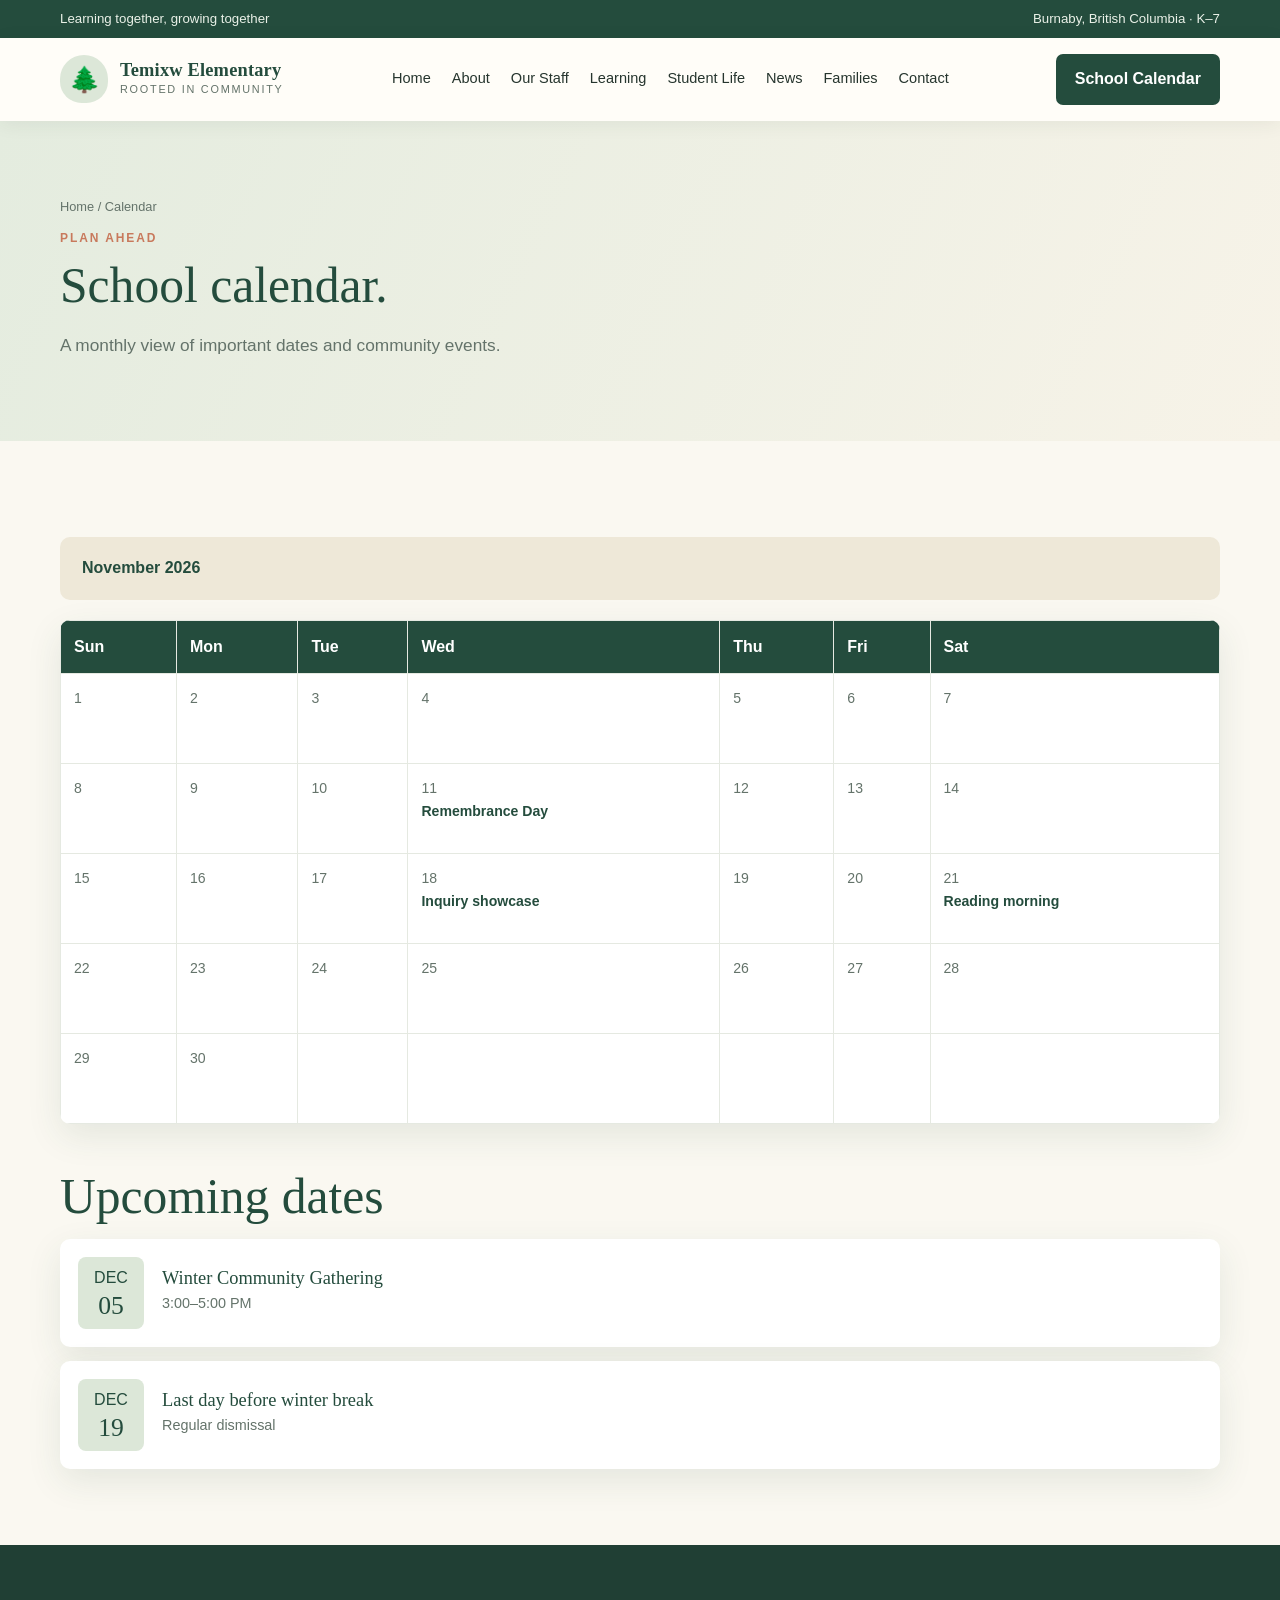
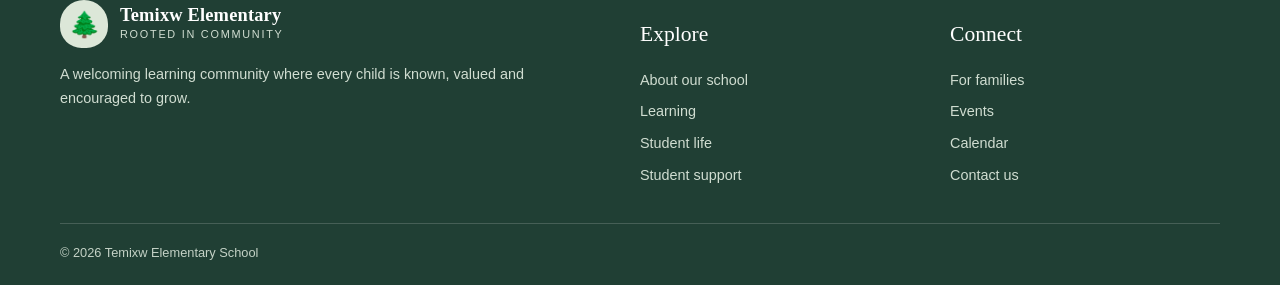
<file: calendar.html>
<!doctype html>
<html lang="en"><head><meta charset="utf-8"><meta name="viewport" content="width=device-width, initial-scale=1"><meta name="description" content="Temixw Elementary School — a welcoming, inclusive learning community."><title>Calendar | Temixw Elementary School</title><link rel="stylesheet" href="styles.css"></head><body>
<div class="topbar"><div class="wrap"><span>Learning together, growing together</span><span>Burnaby, British Columbia · K–7</span></div></div>
<header class="site-header"><div class="wrap nav-wrap"><a class="brand" href="index.html"><span class="brand-mark" aria-hidden="true">🌲</span><span><strong>Temixw Elementary</strong><small>ROOTED IN COMMUNITY</small></span></a><button class="menu-toggle" aria-label="Open navigation" aria-expanded="false">☰</button><nav class="nav-links" aria-label="Main navigation">
<a href="index.html">Home</a><a href="about.html">About</a><a href="staff.html">Our Staff</a><a href="learning.html">Learning</a><a href="student-life.html">Student Life</a><a href="news.html">News</a><a href="families.html">Families</a><a href="contact.html">Contact</a></nav><a class="nav-cta" href="calendar.html">School Calendar</a></div></header><main>
<header class="page-hero"><div class="wrap"><div class="breadcrumbs">Home / Calendar</div><div class="section-kicker">Plan ahead</div><h1>School calendar.</h1><p>A monthly view of important dates and community events.</p></div></header>
<section class="section"><div class="wrap"><div class="banner"><strong>November 2026</strong></div><table class="calendar"><thead><tr><th>Sun</th><th>Mon</th><th>Tue</th><th>Wed</th><th>Thu</th><th>Fri</th><th>Sat</th></tr></thead><tbody>
<tr><td>1</td><td>2</td><td>3</td><td>4</td><td>5</td><td>6</td><td>7</td></tr>
<tr><td>8</td><td>9</td><td>10</td><td>11<br><b>Remembrance Day</b></td><td>12</td><td>13</td><td>14</td></tr>
<tr><td>15</td><td>16</td><td>17</td><td>18<br><b>Inquiry showcase</b></td><td>19</td><td>20</td><td>21<br><b>Reading morning</b></td></tr>
<tr><td>22</td><td>23</td><td>24</td><td>25</td><td>26</td><td>27</td><td>28</td></tr>
<tr><td>29</td><td>30</td><td></td><td></td><td></td><td></td><td></td></tr></tbody></table>
<h2 style="margin-top:45px">Upcoming dates</h2><div class="event-list"><article class="event"><div class="date-box"><span>DEC</span><strong>05</strong></div><div><h3>Winter Community Gathering</h3><p>3:00–5:00 PM</p></div></article><article class="event"><div class="date-box"><span>DEC</span><strong>19</strong></div><div><h3>Last day before winter break</h3><p>Regular dismissal</p></div></article></div></div></section>
</main><footer class="footer"><div class="wrap"><div class="footer-grid"><div><div class="brand"><span class="brand-mark" aria-hidden="true">🌲</span><span><strong style="color:white">Temixw Elementary</strong><small style="color:#d0ddd1">ROOTED IN COMMUNITY</small></span></div><p>A welcoming learning community where every child is known, valued and encouraged to grow.</p></div><div><h3>Explore</h3><div class="footer-links"><a href="about.html">About our school</a><a href="learning.html">Learning</a><a href="student-life.html">Student life</a><a href="support.html">Student support</a></div></div><div><h3>Connect</h3><div class="footer-links"><a href="families.html">For families</a><a href="events.html">Events</a><a href="calendar.html">Calendar</a><a href="contact.html">Contact us</a></div></div></div><div class="copyright">© 2026 Temixw Elementary School</div></div></footer><script src="script.js"></script></body></html>
</file>
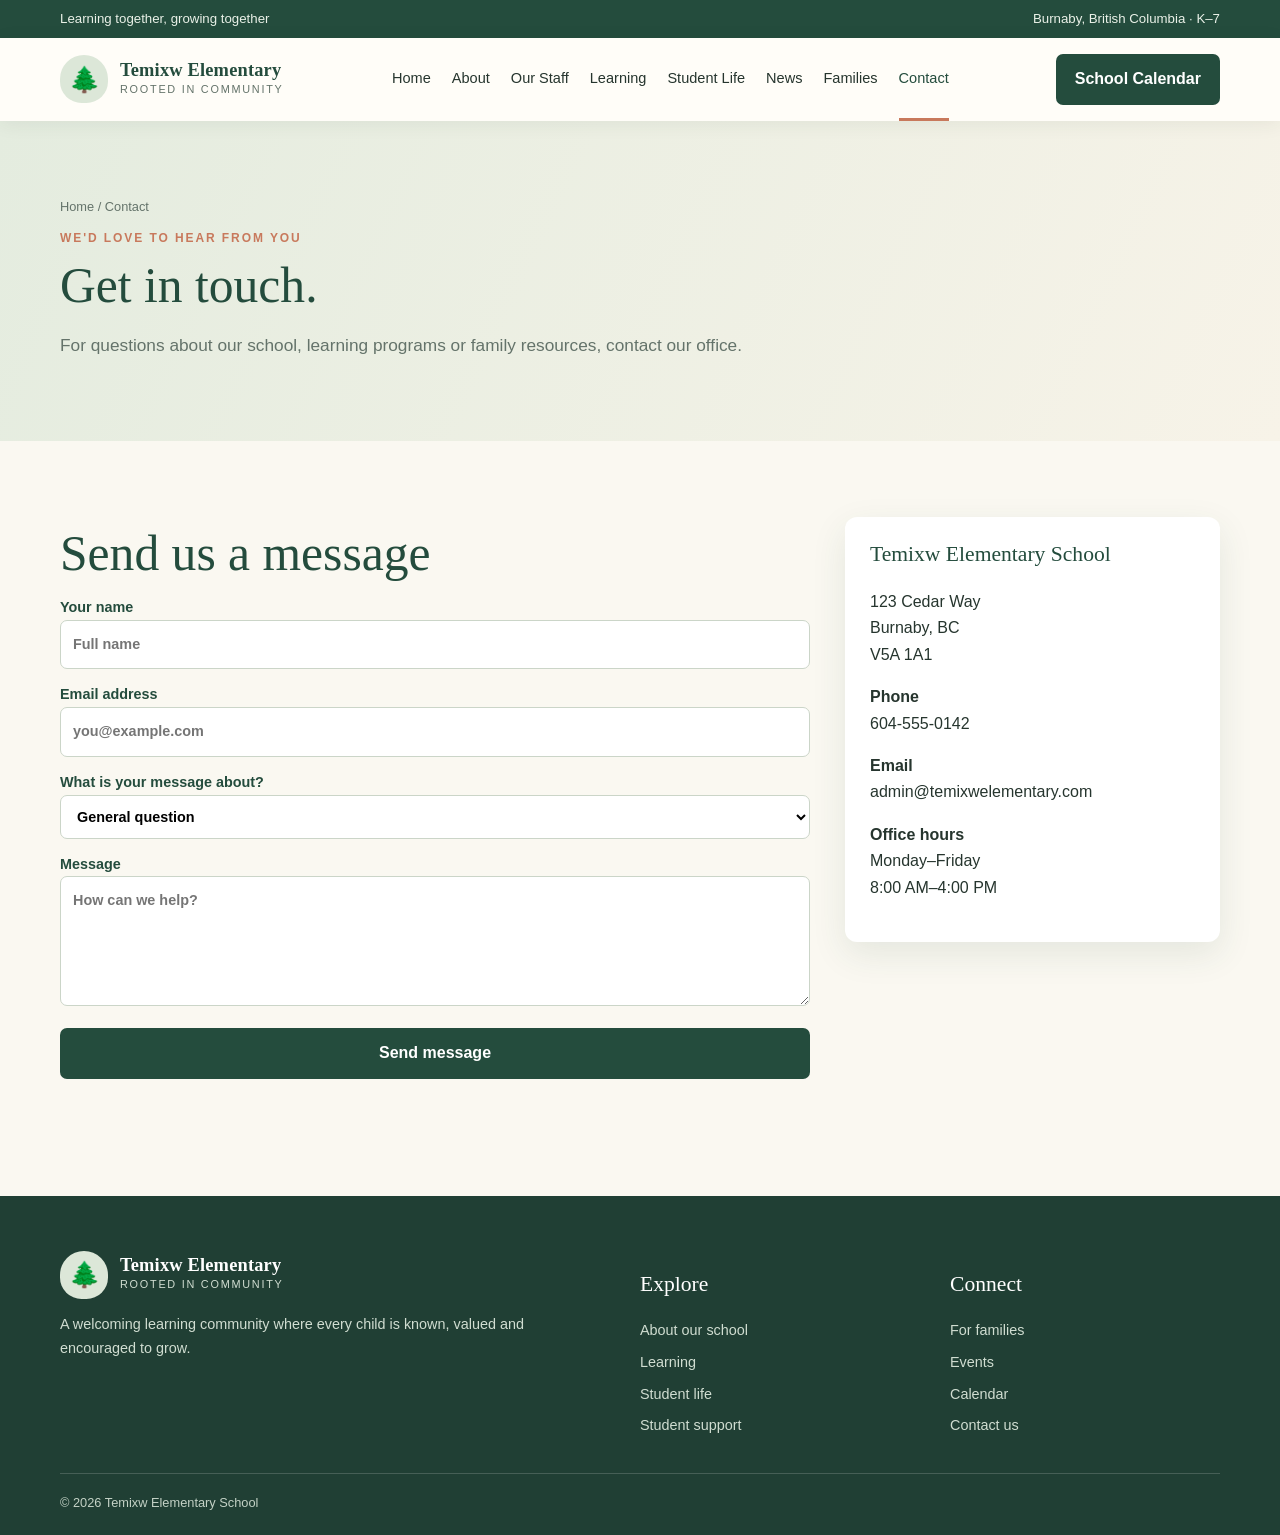
<file: contact.html>
<!doctype html>
<html lang="en"><head><meta charset="utf-8"><meta name="viewport" content="width=device-width, initial-scale=1"><meta name="description" content="Temixw Elementary School — a welcoming, inclusive learning community."><title>Contact Us | Temixw Elementary School</title><link rel="stylesheet" href="styles.css"></head><body>
<div class="topbar"><div class="wrap"><span>Learning together, growing together</span><span>Burnaby, British Columbia · K–7</span></div></div>
<header class="site-header"><div class="wrap nav-wrap"><a class="brand" href="index.html"><span class="brand-mark" aria-hidden="true">🌲</span><span><strong>Temixw Elementary</strong><small>ROOTED IN COMMUNITY</small></span></a><button class="menu-toggle" aria-label="Open navigation" aria-expanded="false">☰</button><nav class="nav-links" aria-label="Main navigation">
<a href="index.html">Home</a><a href="about.html">About</a><a href="staff.html">Our Staff</a><a href="learning.html">Learning</a><a href="student-life.html">Student Life</a><a href="news.html">News</a><a href="families.html">Families</a><a href="contact.html">Contact</a></nav><a class="nav-cta" href="calendar.html">School Calendar</a></div></header><main>
<header class="page-hero"><div class="wrap"><div class="breadcrumbs">Home / Contact</div><div class="section-kicker">We'd love to hear from you</div><h1>Get in touch.</h1><p>For questions about our school, learning programs or family resources, contact our office.</p></div></header>
<section class="section"><div class="wrap two-col"><div><h2>Send us a message</h2><form class="form" onsubmit="event.preventDefault();document.getElementById('form-message').textContent='Thank you! This demonstration form does not send messages, but your layout is ready to connect to a form service.';"><label>Your name<input required placeholder="Full name"></label><label>Email address<input type="email" required placeholder="you@example.com"></label><label>What is your message about?<select><option>General question</option><option>Registration</option><option>Learning and student support</option><option>School events</option></select></label><label>Message<textarea required placeholder="How can we help?"></textarea></label><button class="btn" type="submit">Send message</button><p id="form-message" class="form-note" aria-live="polite"></p></form></div><aside class="side-panel"><h3>Temixw Elementary School</h3><p>123 Cedar Way<br>Burnaby, BC<br>V5A 1A1</p><p><b>Phone</b><br>604-555-0142</p><p><b>Email</b><br>admin@temixwelementary.com</p><p><b>Office hours</b><br>Monday–Friday<br>8:00 AM–4:00 PM</p></aside></div></section>
</main><footer class="footer"><div class="wrap"><div class="footer-grid"><div><div class="brand"><span class="brand-mark" aria-hidden="true">🌲</span><span><strong style="color:white">Temixw Elementary</strong><small style="color:#d0ddd1">ROOTED IN COMMUNITY</small></span></div><p>A welcoming learning community where every child is known, valued and encouraged to grow.</p></div><div><h3>Explore</h3><div class="footer-links"><a href="about.html">About our school</a><a href="learning.html">Learning</a><a href="student-life.html">Student life</a><a href="support.html">Student support</a></div></div><div><h3>Connect</h3><div class="footer-links"><a href="families.html">For families</a><a href="events.html">Events</a><a href="calendar.html">Calendar</a><a href="contact.html">Contact us</a></div></div></div><div class="copyright">© 2026 Temixw Elementary School</div></div></footer><script src="script.js"></script></body></html>
</file>
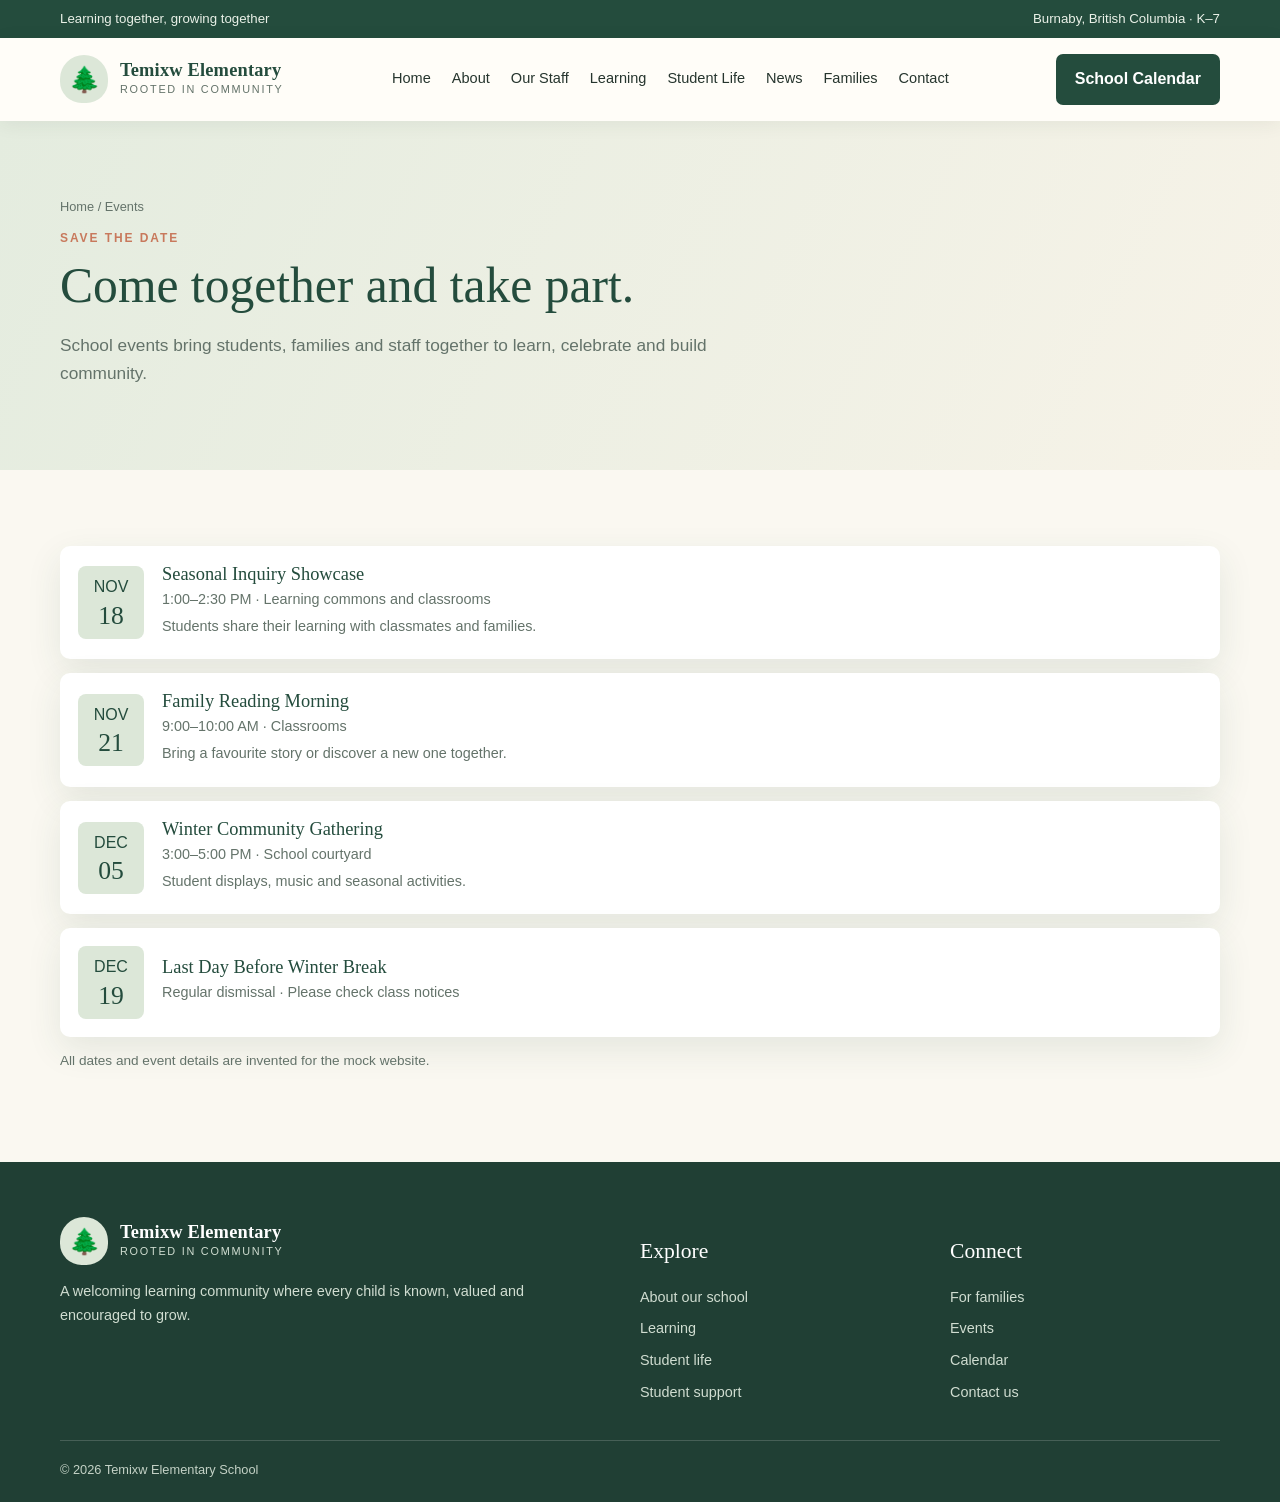
<file: events.html>
<!doctype html>
<html lang="en"><head><meta charset="utf-8"><meta name="viewport" content="width=device-width, initial-scale=1"><meta name="description" content="Temixw Elementary School — a welcoming, inclusive learning community."><title>Events | Temixw Elementary School</title><link rel="stylesheet" href="styles.css"></head><body>
<div class="topbar"><div class="wrap"><span>Learning together, growing together</span><span>Burnaby, British Columbia · K–7</span></div></div>
<header class="site-header"><div class="wrap nav-wrap"><a class="brand" href="index.html"><span class="brand-mark" aria-hidden="true">🌲</span><span><strong>Temixw Elementary</strong><small>ROOTED IN COMMUNITY</small></span></a><button class="menu-toggle" aria-label="Open navigation" aria-expanded="false">☰</button><nav class="nav-links" aria-label="Main navigation">
<a href="index.html">Home</a><a href="about.html">About</a><a href="staff.html">Our Staff</a><a href="learning.html">Learning</a><a href="student-life.html">Student Life</a><a href="news.html">News</a><a href="families.html">Families</a><a href="contact.html">Contact</a></nav><a class="nav-cta" href="calendar.html">School Calendar</a></div></header><main>
<header class="page-hero"><div class="wrap"><div class="breadcrumbs">Home / Events</div><div class="section-kicker">Save the date</div><h1>Come together and take part.</h1><p>School events bring students, families and staff together to learn, celebrate and build community.</p></div></header>
<section class="section"><div class="wrap"><div class="event-list">
<article class="event"><div class="date-box"><span>NOV</span><strong>18</strong></div><div><h3>Seasonal Inquiry Showcase</h3><p>1:00–2:30 PM · Learning commons and classrooms</p><p>Students share their learning with classmates and families.</p></div></article>
<article class="event"><div class="date-box"><span>NOV</span><strong>21</strong></div><div><h3>Family Reading Morning</h3><p>9:00–10:00 AM · Classrooms</p><p>Bring a favourite story or discover a new one together.</p></div></article>
<article class="event"><div class="date-box"><span>DEC</span><strong>05</strong></div><div><h3>Winter Community Gathering</h3><p>3:00–5:00 PM · School courtyard</p><p>Student displays, music and seasonal activities.</p></div></article>
<article class="event"><div class="date-box"><span>DEC</span><strong>19</strong></div><div><h3>Last Day Before Winter Break</h3><p>Regular dismissal · Please check class notices</p></div></article>
</div><p class="form-note">All dates and event details are invented for the mock website.</p></div></section>
</main><footer class="footer"><div class="wrap"><div class="footer-grid"><div><div class="brand"><span class="brand-mark" aria-hidden="true">🌲</span><span><strong style="color:white">Temixw Elementary</strong><small style="color:#d0ddd1">ROOTED IN COMMUNITY</small></span></div><p>A welcoming learning community where every child is known, valued and encouraged to grow.</p></div><div><h3>Explore</h3><div class="footer-links"><a href="about.html">About our school</a><a href="learning.html">Learning</a><a href="student-life.html">Student life</a><a href="support.html">Student support</a></div></div><div><h3>Connect</h3><div class="footer-links"><a href="families.html">For families</a><a href="events.html">Events</a><a href="calendar.html">Calendar</a><a href="contact.html">Contact us</a></div></div></div><div class="copyright">© 2026 Temixw Elementary School</div></div></footer><script src="script.js"></script></body></html>
</file>
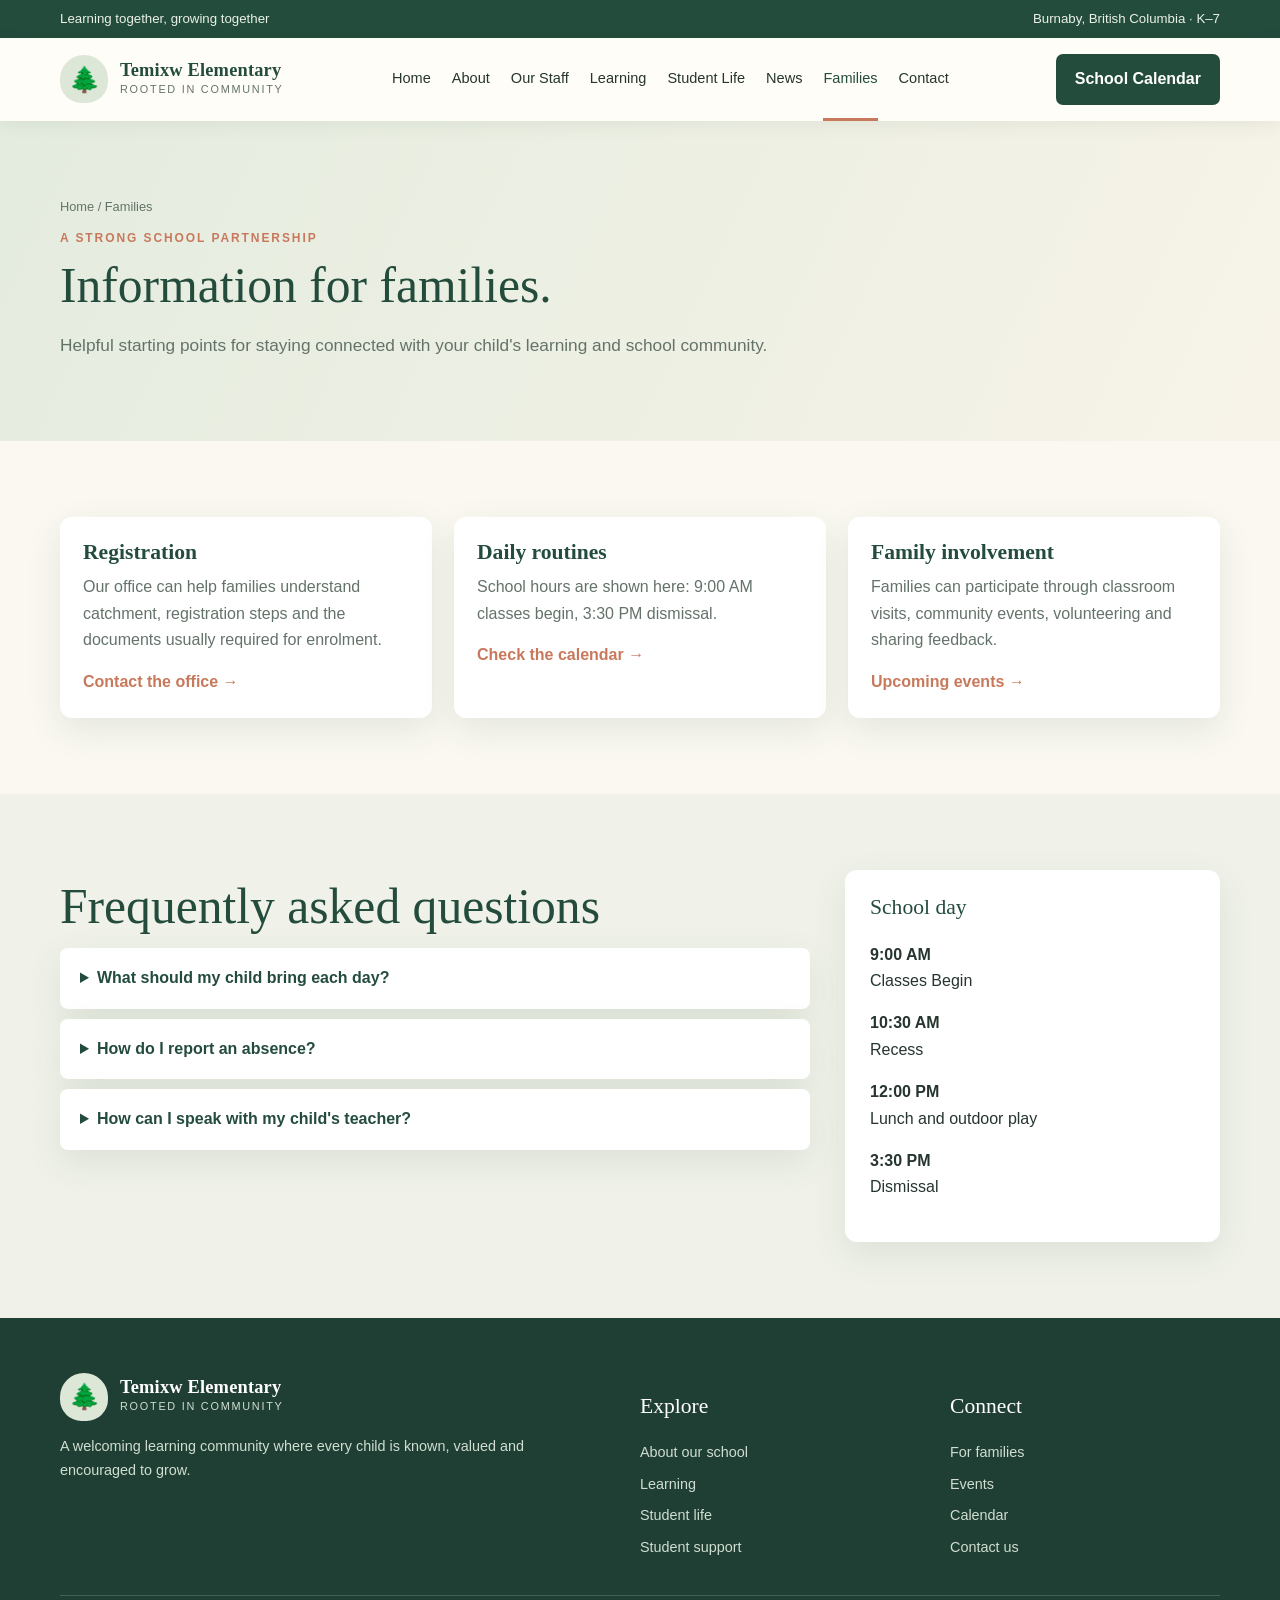
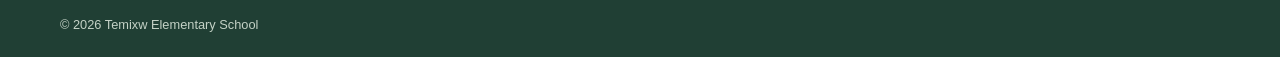
<file: families.html>
<!doctype html>
<html lang="en"><head><meta charset="utf-8"><meta name="viewport" content="width=device-width, initial-scale=1"><meta name="description" content="Temixw Elementary School — a welcoming, inclusive learning community."><title>Families | Temixw Elementary School</title><link rel="stylesheet" href="styles.css"></head><body>
<div class="topbar"><div class="wrap"><span>Learning together, growing together</span><span>Burnaby, British Columbia · K–7</span></div></div>
<header class="site-header"><div class="wrap nav-wrap"><a class="brand" href="index.html"><span class="brand-mark" aria-hidden="true">🌲</span><span><strong>Temixw Elementary</strong><small>ROOTED IN COMMUNITY</small></span></a><button class="menu-toggle" aria-label="Open navigation" aria-expanded="false">☰</button><nav class="nav-links" aria-label="Main navigation">
<a href="index.html">Home</a><a href="about.html">About</a><a href="staff.html">Our Staff</a><a href="learning.html">Learning</a><a href="student-life.html">Student Life</a><a href="news.html">News</a><a href="families.html">Families</a><a href="contact.html">Contact</a></nav><a class="nav-cta" href="calendar.html">School Calendar</a></div></header><main>
<header class="page-hero"><div class="wrap"><div class="breadcrumbs">Home / Families</div><div class="section-kicker">A strong school partnership</div><h1>Information for families.</h1><p>Helpful starting points for staying connected with your child's learning and school community.</p></div></header>
<section class="section"><div class="wrap grid"><article class="card"><div class="card-body"><h3>Registration</h3><p>Our office can help families understand catchment, registration steps and the documents usually required for enrolment.</p><a class="text-link" href="contact.html">Contact the office →</a></div></article><article class="card"><div class="card-body"><h3>Daily routines</h3><p>School hours are shown here: 9:00 AM classes begin, 3:30 PM dismissal.</p><a class="text-link" href="calendar.html">Check the calendar →</a></div></article><article class="card"><div class="card-body"><h3>Family involvement</h3><p>Families can participate through classroom visits, community events, volunteering and sharing feedback.</p><a class="text-link" href="events.html">Upcoming events →</a></div></article></div></section>
<section class="section alt"><div class="wrap two-col"><div><h2>Frequently asked questions</h2><div class="faq"><details><summary>What should my child bring each day?</summary><p>A labelled water bottle, lunch, weather-appropriate clothing and any classroom-specific materials requested by the teacher.</p></details><details><summary>How do I report an absence?</summary><p>Families can contact the school office by phone or email.</p></details><details><summary>How can I speak with my child's teacher?</summary><p>Contact the office to arrange a meeting or use the communication method shared by your classroom teacher.</p></details></div></div><aside class="side-panel"><h3>School day</h3><p><b>9:00 AM</b><br>Classes Begin</p><p><b>10:30 AM</b><br>Recess</p><p><b>12:00 PM</b><br>Lunch and outdoor play </p><p><b>3:30 PM</b><br>Dismissal</p></aside></div></section>
</main><footer class="footer"><div class="wrap"><div class="footer-grid"><div><div class="brand"><span class="brand-mark" aria-hidden="true">🌲</span><span><strong style="color:white">Temixw Elementary</strong><small style="color:#d0ddd1">ROOTED IN COMMUNITY</small></span></div><p>A welcoming learning community where every child is known, valued and encouraged to grow.</p></div><div><h3>Explore</h3><div class="footer-links"><a href="about.html">About our school</a><a href="learning.html">Learning</a><a href="student-life.html">Student life</a><a href="support.html">Student support</a></div></div><div><h3>Connect</h3><div class="footer-links"><a href="families.html">For families</a><a href="events.html">Events</a><a href="calendar.html">Calendar</a><a href="contact.html">Contact us</a></div></div></div><div class="copyright">© 2026 Temixw Elementary School</div></div></footer><script src="script.js"></script></body></html>
</file>
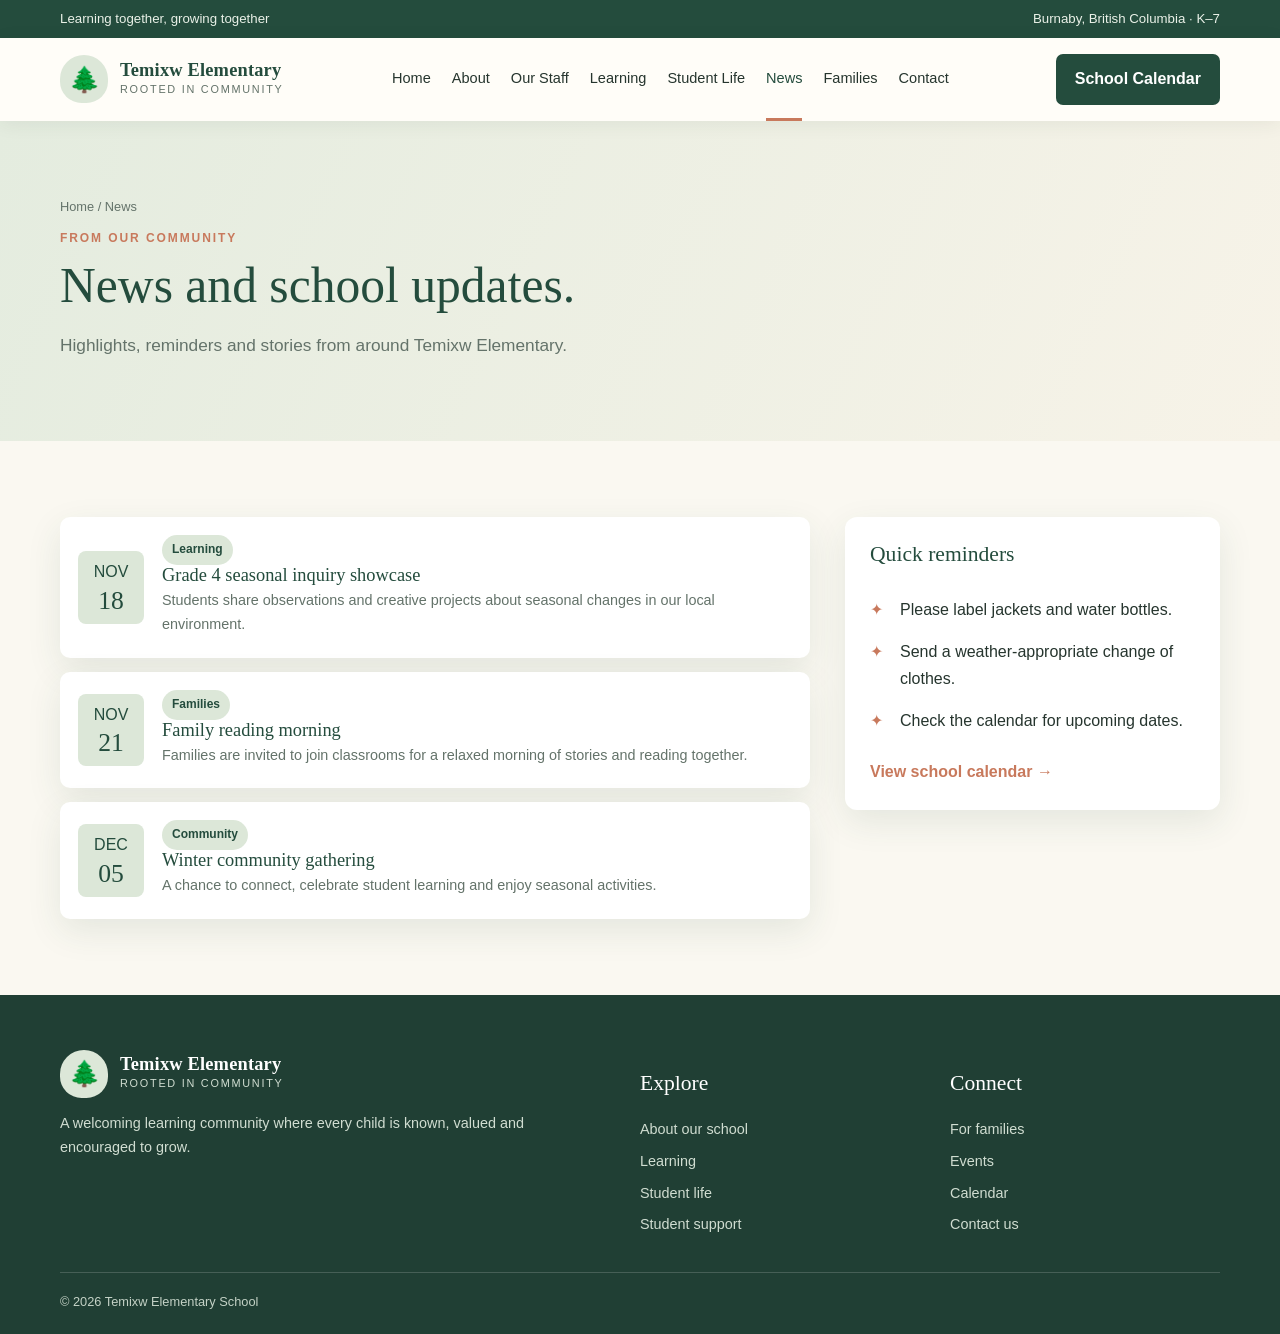
<file: news.html>
<!doctype html>
<html lang="en"><head><meta charset="utf-8"><meta name="viewport" content="width=device-width, initial-scale=1"><meta name="description" content="Temixw Elementary School — a welcoming, inclusive learning community."><title>News & Updates | Temixw Elementary School</title><link rel="stylesheet" href="styles.css"></head><body>
<div class="topbar"><div class="wrap"><span>Learning together, growing together</span><span>Burnaby, British Columbia · K–7</span></div></div>
<header class="site-header"><div class="wrap nav-wrap"><a class="brand" href="index.html"><span class="brand-mark" aria-hidden="true">🌲</span><span><strong>Temixw Elementary</strong><small>ROOTED IN COMMUNITY</small></span></a><button class="menu-toggle" aria-label="Open navigation" aria-expanded="false">☰</button><nav class="nav-links" aria-label="Main navigation">
<a href="index.html">Home</a><a href="about.html">About</a><a href="staff.html">Our Staff</a><a href="learning.html">Learning</a><a href="student-life.html">Student Life</a><a href="news.html">News</a><a href="families.html">Families</a><a href="contact.html">Contact</a></nav><a class="nav-cta" href="calendar.html">School Calendar</a></div></header><main>
<header class="page-hero"><div class="wrap"><div class="breadcrumbs">Home / News</div><div class="section-kicker">From our community</div><h1>News and school updates.</h1><p>Highlights, reminders and stories from around Temixw Elementary.</p></div></header>
<section class="section"><div class="wrap two-col"><div class="event-list">
<article class="event"><div class="date-box"><span>NOV</span><strong>18</strong></div><div><span class="pill">Learning</span><h3>Grade 4 seasonal inquiry showcase</h3><p>Students share observations and creative projects about seasonal changes in our local environment.</p></div></article>
<article class="event"><div class="date-box"><span>NOV</span><strong>21</strong></div><div><span class="pill">Families</span><h3>Family reading morning</h3><p>Families are invited to join classrooms for a relaxed morning of stories and reading together.</p></div></article>
<article class="event"><div class="date-box"><span>DEC</span><strong>05</strong></div><div><span class="pill">Community</span><h3>Winter community gathering</h3><p>A chance to connect, celebrate student learning and enjoy seasonal activities.</p></div></article>
</div><aside class="side-panel"><h3>Quick reminders</h3><ul class="check-list"><li>Please label jackets and water bottles.</li><li>Send a weather-appropriate change of clothes.</li><li>Check the calendar for upcoming dates.</li></ul><a class="text-link" href="calendar.html">View school calendar →</a></aside></div></div></section>
</main><footer class="footer"><div class="wrap"><div class="footer-grid"><div><div class="brand"><span class="brand-mark" aria-hidden="true">🌲</span><span><strong style="color:white">Temixw Elementary</strong><small style="color:#d0ddd1">ROOTED IN COMMUNITY</small></span></div><p>A welcoming learning community where every child is known, valued and encouraged to grow.</p></div><div><h3>Explore</h3><div class="footer-links"><a href="about.html">About our school</a><a href="learning.html">Learning</a><a href="student-life.html">Student life</a><a href="support.html">Student support</a></div></div><div><h3>Connect</h3><div class="footer-links"><a href="families.html">For families</a><a href="events.html">Events</a><a href="calendar.html">Calendar</a><a href="contact.html">Contact us</a></div></div></div><div class="copyright">© 2026 Temixw Elementary School</div></div></footer><script src="script.js"></script></body></html>
</file>
<file: styles.css>
:root{--forest:#244c3d;--moss:#6d8462;--sage:#dce7d8;--cream:#faf8f1;--sand:#eee8d8;--ink:#26352e;--muted:#64736a;--terracotta:#c8795c;--white:#fff;--shadow:0 12px 35px rgba(36,76,61,.10)}
*{box-sizing:border-box}html{scroll-behavior:smooth}body{margin:0;background:var(--cream);color:var(--ink);font:16px/1.65 "Trebuchet MS",Arial,sans-serif}a{color:inherit;text-decoration:none}img{max-width:100%;display:block}button{font:inherit}.wrap{width:min(1160px,92%);margin:auto}.topbar{background:var(--forest);color:#eaf1e8;font-size:.83rem;padding:8px 0}.topbar .wrap{display:flex;justify-content:space-between;gap:16px;flex-wrap:wrap}.site-header{background:#fffdf8;position:sticky;top:0;z-index:20;box-shadow:0 3px 18px #243c2b12}.nav-wrap{min-height:82px;display:flex;align-items:center;justify-content:space-between;gap:24px}.brand{display:flex;align-items:center;gap:12px;min-width:225px}.brand-mark{width:48px;height:48px;border-radius:50% 50% 45% 45%;background:var(--sage);display:grid;place-items:center;color:var(--forest);font-size:25px}.brand strong{display:block;color:var(--forest);font:700 1.15rem Georgia,serif;letter-spacing:.01em}.brand small{display:block;color:var(--muted);font-size:.68rem;letter-spacing:.16em}.nav-links{display:flex;align-items:center;gap:21px;font-size:.91rem}.nav-links a{padding:28px 0;border-bottom:3px solid transparent}.nav-links a:hover,.nav-links a.active{color:var(--forest);border-color:var(--terracotta)}.nav-cta,.btn{display:inline-flex;align-items:center;justify-content:center;background:var(--forest);color:#fff;padding:12px 19px;border-radius:7px;font-weight:700;border:0;cursor:pointer;transition:.2s}.nav-cta:hover,.btn:hover{background:#17382c;transform:translateY(-1px)}.btn.secondary{background:#fff;color:var(--forest);border:1px solid #cbd8ca}.menu-toggle{display:none;background:none;border:0;font-size:1.7rem;color:var(--forest)}.hero{background:linear-gradient(90deg,rgba(21,53,41,.84),rgba(21,53,41,.22)),url('pictures/forest.jpeg') center/cover;min-height:520px;display:flex;align-items:center;color:white}.hero-content{max-width:650px;padding:76px 0}.eyebrow{
    text-transform:uppercase;
    letter-spacing:.17em;
    font-size:.76rem;
    font-weight:800;
    color:#ffffff;
    text-shadow:1px 1px 4px rgba(0,0,0,0.65);
}.hero h1{
    font:500 clamp(2.7rem,6vw,5rem)/1.04 Georgia,serif;
    margin:17px 0;
    color:#ffffff;
    text-shadow:2px 2px 5px rgba(0,0,0,0.45);
}

.hero p{
    font-size:1.12rem;
    max-width:560px;
    color:#ffffff;
    text-shadow:1px 1px 4px rgba(0,0,0,0.6);
}.hero-actions{display:flex;gap:12px;flex-wrap:wrap;margin-top:28px}.hero .btn{background:#f5f1e5;color:var(--forest)}
.hero .btn.secondary{
    background:#f5f1e5;
    color:var(--forest);
    border:1px solid #f5f1e5;
}.section{padding:76px 0}.section.alt{background:#f0f2e9}.section-head{max-width:690px;margin-bottom:34px}.section-kicker{color:var(--terracotta);font-size:.75rem;text-transform:uppercase;letter-spacing:.16em;font-weight:800}.section h2,.page-hero h1{font:500 clamp(2rem,4vw,3.1rem)/1.12 Georgia,serif;color:var(--forest);margin:9px 0 14px}.section-head p,.lead{color:var(--muted);font-size:1.06rem}.grid{display:grid;grid-template-columns:repeat(3,1fr);gap:22px}.card{background:#fff;border-radius:12px;overflow:hidden;box-shadow:var(--shadow)}.card img{height:210px;width:100%;object-fit:cover}.card-body{padding:23px}.card h3{font:600 1.35rem Georgia,serif;color:var(--forest);margin:0 0 9px}.card p{color:var(--muted);margin:0 0 15px}.text-link{font-weight:800;color:var(--terracotta)}.split{display:grid;grid-template-columns:1fr 1fr;gap:54px;align-items:center}.split img{height:390px;width:100%;object-fit:cover;border-radius:14px;box-shadow:var(--shadow)}.check-list{padding:0;list-style:none}.check-list li{padding:8px 0 8px 30px;position:relative}.check-list li:before{content:"✦";position:absolute;left:0;color:var(--terracotta)}.notice{background:var(--sage);padding:24px;border-radius:12px;border-left:5px solid var(--moss)}.notice strong{color:var(--forest)}.stats{display:grid;grid-template-columns:repeat(3,1fr);gap:18px;margin-top:25px}.stat{background:#fff;padding:22px;border-radius:10px;text-align:center}.stat strong{display:block;font:2rem Georgia,serif;color:var(--forest)}.stat span{color:var(--muted);font-size:.88rem}.page-hero{padding:75px 0 65px;background:linear-gradient(115deg,#e4ecdf,#f7f3e8)}.page-hero .wrap{max-width:1160px}.page-hero p{max-width:730px;color:var(--muted);font-size:1.08rem}.breadcrumbs{font-size:.8rem;color:var(--muted);margin-bottom:12px}.two-col{display:grid;grid-template-columns:2fr 1fr;gap:35px}.side-panel{background:#fff;border-radius:12px;padding:25px;height:max-content;box-shadow:var(--shadow)}.side-panel h3{font:1.35rem Georgia,serif;color:var(--forest);margin-top:0}.pill{display:inline-block;background:var(--sage);color:var(--forest);padding:5px 10px;border-radius:30px;font-size:.75rem;font-weight:800}.staff-grid{display:grid;grid-template-columns:repeat(3,1fr);gap:22px}.staff-card{background:#fff;border-radius:12px;overflow:hidden;box-shadow:var(--shadow)}.staff-card img{height:245px;width:100%;object-fit:cover}.staff-card div{padding:18px}.staff-card h3{margin:0;color:var(--forest);font:1.25rem Georgia,serif}.staff-card p{margin:5px 0;color:var(--muted);font-size:.9rem}.event-list{display:grid;gap:14px}.event{display:flex;gap:18px;background:#fff;padding:18px;border-radius:10px;align-items:center;box-shadow:var(--shadow)}.date-box{min-width:66px;text-align:center;background:var(--sage);border-radius:8px;padding:8px;color:var(--forest)}.date-box strong{display:block;font:1.6rem Georgia,serif}.event h3{margin:0;color:var(--forest);font:1.15rem Georgia,serif}.event p{margin:3px 0;color:var(--muted);font-size:.9rem}.gallery{display:grid;grid-template-columns:repeat(3,1fr);gap:14px}.gallery img{height:230px;width:100%;object-fit:cover;border-radius:10px}.form{display:grid;gap:14px}.form label{font-weight:700;color:var(--forest);font-size:.9rem}.form input,.form textarea,.form select{width:100%;padding:12px;border:1px solid #cbd5c8;border-radius:7px;background:#fff;font:inherit}.form textarea{min-height:130px}.form-note{font-size:.85rem;color:var(--muted)}.calendar{width:100%;border-collapse:collapse;background:#fff;border-radius:10px;overflow:hidden;box-shadow:var(--shadow)}.calendar th,.calendar td{padding:13px;border:1px solid #e5e9e1;text-align:left;vertical-align:top}.calendar th{background:var(--forest);color:#fff}.calendar td{height:90px;color:var(--muted);font-size:.88rem}.calendar b{color:var(--forest)}.footer{background:#203f34;color:#eaf0e8;padding:55px 0 22px}.footer-grid{display:grid;grid-template-columns:2fr 1fr 1fr;gap:40px}.footer h3{font:1.35rem Georgia,serif;color:white}.footer p,.footer a{color:#d0ddd1;font-size:.9rem}.footer-links{display:grid;gap:8px}.copyright{border-top:1px solid #ffffff2b;margin-top:35px;padding-top:18px;font-size:.8rem;color:#c4d2c6}.banner{background:var(--sand);padding:18px 22px;border-radius:10px;color:var(--forest);margin:20px 0}.quote{font:italic 1.45rem/1.5 Georgia,serif;color:var(--forest);border-left:4px solid var(--terracotta);padding:10px 0 10px 24px}.faq details{background:#fff;padding:17px 20px;border-radius:8px;margin:10px 0;box-shadow:var(--shadow)}.faq summary{font-weight:800;color:var(--forest);cursor:pointer}.faq p{color:var(--muted);margin-bottom:0}
@media(max-width:900px){.nav-links{gap:12px;font-size:.82rem}.nav-cta{display:none}.grid,.staff-grid{grid-template-columns:repeat(2,1fr)}}
@media(max-width:680px){.nav-wrap{min-height:72px}.menu-toggle{display:block}.nav-links{display:none;position:absolute;top:72px;left:0;right:0;background:#fffdf8;padding:12px 5% 22px;box-shadow:0 12px 18px #0001;flex-direction:column;align-items:stretch;gap:0}.nav-links.open{display:flex}.nav-links a{padding:12px 0;border-bottom:1px solid #e8ece4}.hero{min-height:480px}.hero-content{padding:55px 0}.section{padding:55px 0}.grid,.staff-grid,.split,.two-col,.footer-grid{grid-template-columns:1fr}.split img{height:280px}.stats{grid-template-columns:1fr}.gallery{grid-template-columns:repeat(2,1fr)}.gallery img{height:155px}.calendar th,.calendar td{padding:7px;font-size:.75rem}.event{align-items:flex-start}.topbar .wrap{font-size:.73rem}}


/* Homepage refinements */
.intro-layout{display:grid;grid-template-columns:.9fr 1.1fr;gap:70px;align-items:center}.intro-layout h2{max-width:470px}.intro-copy{font-size:1.12rem;color:var(--muted);margin:0 0 18px}.commitments-section{background:#fffdf8}.commitment-grid{display:grid;grid-template-columns:repeat(3,1fr);gap:20px}.commitment-card{position:relative;background:var(--cream);border:1px solid #e6e9df;border-radius:13px;padding:28px 26px 25px;min-height:300px}.commitment-symbol{width:49px;height:49px;border-radius:50%;display:grid;place-items:center;background:var(--sage);color:var(--forest);font-size:1.8rem;margin-bottom:20px}.commitment-number{position:absolute;right:25px;top:27px;color:#a3b09e;font-size:.78rem;font-weight:800;letter-spacing:.12em}.commitment-card h3,.space-copy h3{font:600 1.4rem Georgia,serif;color:var(--forest);margin:0 0 10px}.commitment-card p,.space-copy p{color:var(--muted);margin:0 0 17px}.spaces-grid{display:grid;grid-template-columns:repeat(3,1fr);gap:22px}.space-card{background:#fff;border-radius:13px;overflow:hidden;box-shadow:var(--shadow)}.space-card img{height:220px;width:100%;object-fit:cover}.space-copy{padding:22px}.section-action{margin-top:30px}.learning-feature{background:#fffdf8}.learning-feature-layout{display:grid;grid-template-columns:1fr 1fr;gap:58px;align-items:center}.learning-feature-image img{width:100%;height:430px;object-fit:cover;border-radius:15px;box-shadow:var(--shadow)}.learning-feature-layout p{color:var(--muted)}.community-panel{background:#e7eddf;border-radius:16px;padding:42px 48px;display:flex;align-items:center;justify-content:space-between;gap:35px}.community-panel h2{font:500 clamp(2rem,4vw,2.8rem)/1.12 Georgia,serif;color:var(--forest);margin:9px 0 12px}.community-panel p{color:var(--muted);max-width:650px;margin-bottom:0}.community-actions{display:grid;gap:14px;justify-items:start;min-width:175px}
@media(max-width:900px){.intro-layout,.learning-feature-layout{gap:32px}.commitment-grid,.spaces-grid{grid-template-columns:repeat(2,1fr)}.community-panel{padding:34px}}
@media(max-width:680px){.intro-layout,.learning-feature-layout{grid-template-columns:1fr}.commitment-grid,.spaces-grid{grid-template-columns:1fr}.commitment-card{min-height:0}.learning-feature-image img{height:280px}.community-panel{display:block;padding:28px}.community-actions{margin-top:22px}}

/* Capstone-aligned content sections */
.values-grid{display:grid;grid-template-columns:repeat(3,1fr);gap:18px}.values-grid article,.principles-grid article,.support-list>div{background:#fffdf8;border:1px solid #e4e9df;border-radius:12px;padding:24px}.values-grid h3,.principles-grid h3,.support-list h3{font:600 1.25rem Georgia,serif;color:var(--forest);margin:0 0 9px}.values-grid p,.principles-grid p,.support-list p{color:var(--muted);margin:0}.principles-grid{display:grid;grid-template-columns:repeat(3,1fr);gap:18px}.principles-grid article span{display:inline-block;color:var(--terracotta);font-weight:800;letter-spacing:.12em;margin-bottom:14px}.seasonal-layout{display:grid;grid-template-columns:.9fr 1.1fr;gap:42px;align-items:center}.seasonal-layout img{width:100%;height:390px;object-fit:cover;border-radius:14px;box-shadow:var(--shadow)}.seasonal-layout h3{font:600 1.45rem Georgia,serif;color:var(--forest);margin-top:0}.seasonal-layout p{color:var(--muted)}.support-list{display:grid;grid-template-columns:repeat(2,1fr);gap:18px}
@media(max-width:900px){.values-grid,.principles-grid{grid-template-columns:repeat(2,1fr)}.seasonal-layout{gap:28px}}
@media(max-width:680px){.values-grid,.principles-grid,.seasonal-layout,.support-list{grid-template-columns:1fr}.seasonal-layout img{height:270px}}
</file>
